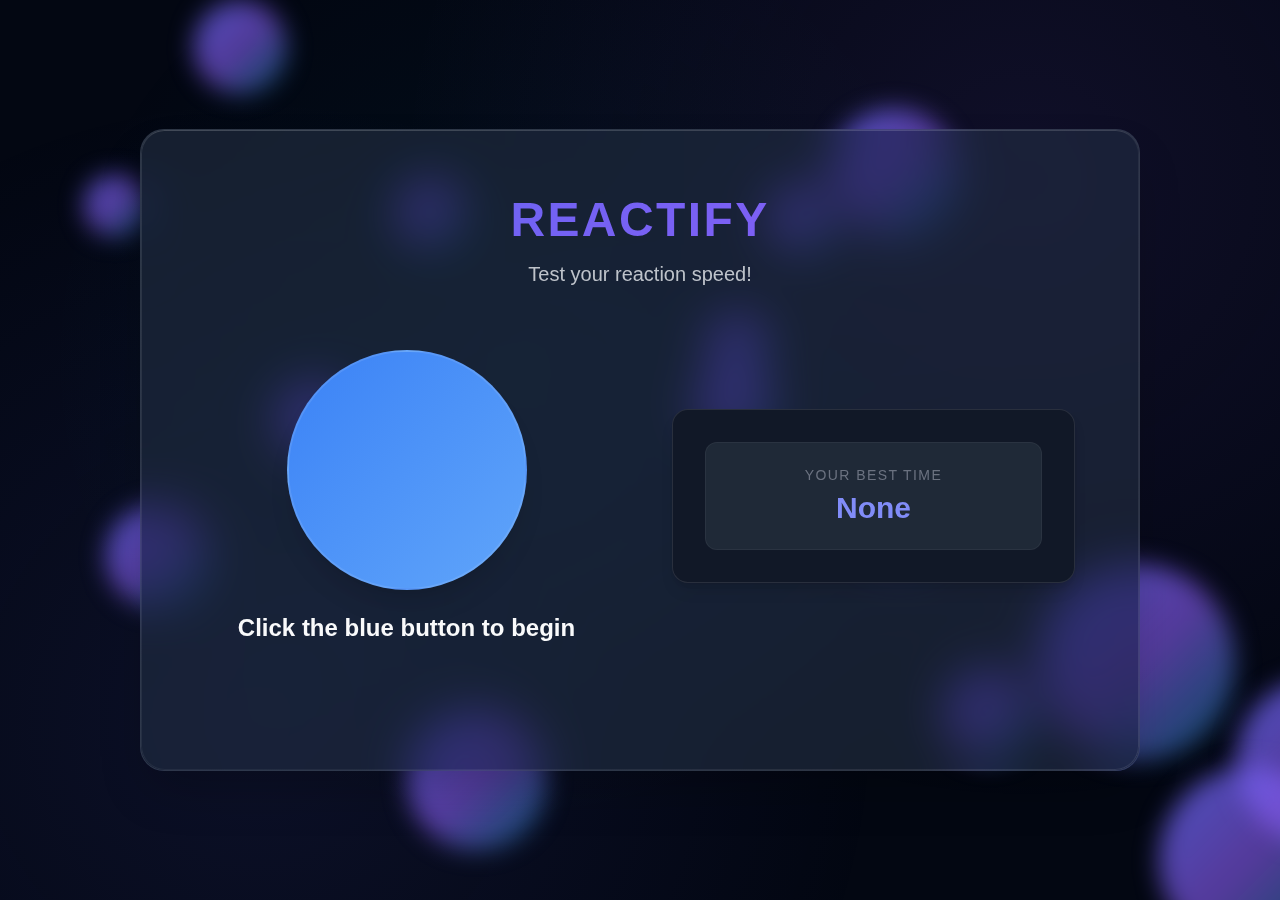
<file: index.html>
<!DOCTYPE html>
<html lang="en">
<head>
  <meta charset="UTF-8">
  <meta name="viewport" content="width=device-width, initial-scale=1.0">
  <title>Reactify - Speed Test</title>
  <link href="https://cdnjs.cloudflare.com/ajax/libs/font-awesome/6.4.0/css/all.min.css" rel="stylesheet">
  <script src="https://cdnjs.cloudflare.com/ajax/libs/jquery/3.6.0/jquery.min.js"></script>
  <link rel="stylesheet" href="styles.css">
  
</head>
<body>
  <div class="animated-bg" id="animated-bg"></div>

  <div class="container">
    <div class="game-header">
      <h1>Reactify</h1>
      <h2>Test your reaction speed!</h2>
    </div>

    <div class="game-content">
      <div class="game-text game-1">
        <div id="reflex-button" class="waiting"></div>
        <h2>Click the blue button to begin</h2>
        <div id="reset-button">Reset</div>
      </div>
      
      <div class="game-pic">
        <div class="stats-container">
          <p class="stats-label">Your Best Time</p>
          <p id="highscore">None</p>
        </div>
      </div>
    </div>

    <div class="performance-scale" id="performance-scale">
      <h3 class="performance-scale-header">Your Performance</h3>
      <div class="scale-container">
        <div class="scale-segment fastest-segment"></div>
        <div class="scale-segment faster-segment"></div>
        <div class="scale-segment average-segment"></div>
        <div class="scale-segment slower-segment"></div>
        <div class="scale-segment slowest-segment"></div>
        <div class="marker" id="performance-marker"></div>
      </div>
      <div class="scale-labels">
        <div class="scale-label fastest-label">Fastest<br>110ms</div>
        <div class="scale-label faster-label">Fast<br>190ms</div>
        <div class="scale-label average-label">Average<br>270ms</div>
        <div class="scale-label slower-label">Slow<br>350ms</div>
        <div class="scale-label slowest-label">Slowest<br>400ms+</div>
      </div>
      <div class="performance-result" id="performance-result">
        Complete a test to see your ranking
      </div>
    </div>

  <script>
    function createParticles() {
      const bg = document.getElementById('animated-bg');
      const particleCount = 15;
      
      for (let i = 0; i < particleCount; i++) {
        const particle = document.createElement('div');
        particle.classList.add('particle');
        
        const size = Math.random() * 150 + 50;
        particle.style.width = `${size}px`;
        particle.style.height = `${size}px`;
        
        particle.style.left = `${Math.random() * 100}%`;
        particle.style.top = `${Math.random() * 100}%`;

        const duration = Math.random() * 15 + 15;
        particle.style.animationDuration = `${duration}s`;
        
        const delay = Math.random() * 10;
        particle.style.animationDelay = `${delay}s`;
        
        bg.appendChild(particle);
      }
    }

    var startTime;
    var endTime;
    var result;
    var timer;
    $('#reset-button').hide();
    
    function calculateMarkerPosition(time) {
      const minTime = 110; 
      const maxTime = 400; 
      const scaleWidth = $('.scale-container').width();
      
      let constrainedTime = Math.max(minTime, Math.min(maxTime, time));
      let positionPercentage = ((constrainedTime - minTime) / (maxTime - minTime)) * 100;
      return (positionPercentage / 100) * scaleWidth;

    }
    

    function setPerformanceRanking(time) {
      let resultText = "";
      let resultColor = "";
      
      if (time <= 110) {
        resultText = "Lightning Fast! You have exceptional reflexes.";
        resultColor = "var(--fastest)";
      } else if (time <= 190) {
        resultText = "Very Fast! Your reflexes are better than most people.";
        resultColor = "var(--faster)";
      } else if (time <= 270) {
        resultText = "Good! Your reflexes are around average.";
        resultColor = "var(--average)";
      } else if (time <= 350) {
        resultText = "A bit slow. Try to focus more for better results.";
        resultColor = "var(--slower)";
      } else {
        resultText = "Slow. Keep practicing to improve your reaction time!";
        resultColor = "var(--slowest)";
      }
      
      $('#performance-result').text(resultText);
      $('#performance-result').css('color', resultColor);
      $('#performance-result').css('border-left', `4px solid ${resultColor}`);
      
      const markerPosition = calculateMarkerPosition(time);
      $('#performance-marker').css('left', markerPosition + 'px');
      $('#performance-marker').show();
      $('#performance-marker').removeClass('appear');
      setTimeout(() => {
        $('#performance-marker').addClass('appear');
      }, 10);
    }
    
    function reflexTest() {
      console.log("entering function reflexTest");
      $('#reflex-button').css('background-color', 'var(--success)');
      $('#reflex-button').removeClass('waiting');
      $('h2').text('Click the button when it turns red');
      var time = Math.random() * 5;
      var ms = Math.round(time * 1000);
      console.log("time:", ms);
      setTimeout(trigger, ms);
      $('#reflex-button').off();
    }
    
    function trigger() {
      $('#reflex-button').css('background-color', 'var(--danger)');
      $('h2').text('Click now!');
      startTime = Date.now();
      $('#reflex-button').click(endTest);
      timer = setTimeout(gameover, 3000);
    }
    
    function endTest() {
      $('#reflex-button').css('background-color', 'var(--warning)');
      clearTimeout(timer);
      endTime = Date.now();
      result = endTime - startTime;
      console.log(result);
      $('h2').text(`Your time: ${result} ms`);
      $('#reflex-button').off();
      $('#performance-scale').fadeIn(500);
      
      setPerformanceRanking(result);
      
      var currentHS = $('#highscore').text();
      if (currentHS == 'None') {
        $('#highscore').text(result);
      } else if (parseInt(currentHS) > result) {
        $('#highscore').text(result);
        $('#highscore').css('color', '#00c853');
        setTimeout(() => {
          $('#highscore').css('color', 'var(--secondary)');
        }, 1000);
      }
      $("#reset-button").show();
    }
    
    function reset() {
      $('#reflex-button').css('background-color', 'var(--waiting)');
      $('#reflex-button').addClass('waiting');
      $('h2').text('Click the blue button to begin');
      $("#reflex-button").click(reflexTest);
      $("#reset-button").hide();
      $('#reflex-button').text('');
    }
    
    function gameover() {
      $('#reflex-button').text('Too slow!');
      $('#reflex-button').css('background-color', '#333');
      $('#reflex-button').off();
      $("#reset-button").show();
      
      $('#performance-scale').fadeIn(500);
      $('#performance-result').text("Time's up! You didn't click in time.");
    }
    
    $(document).ready(function() {
      createParticles();
      $("#reflex-button").click(reflexTest);
      $("#reset-button").click(reset);
      $('#performance-scale').hide();
    });
  </script>
</body>
</html>
</file>
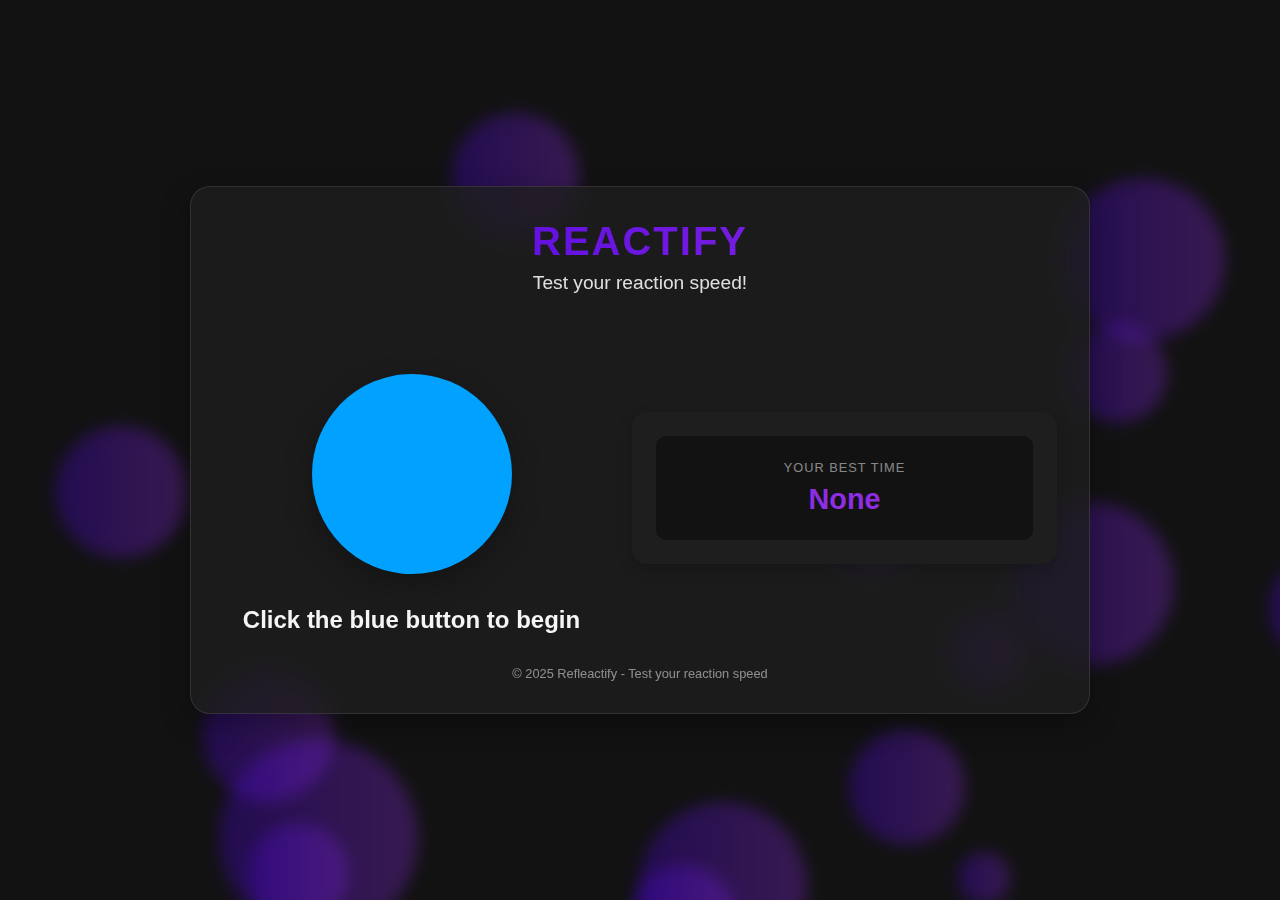
<file: reactify.html>
<!DOCTYPE html>
<html lang="en">
<head>
  <meta charset="UTF-8">
  <meta name="viewport" content="width=device-width, initial-scale=1.0">
  <title>Reflex Master - Test Your Speed</title>
  <link href="https://cdnjs.cloudflare.com/ajax/libs/font-awesome/6.4.0/css/all.min.css" rel="stylesheet">
  <script src="https://cdnjs.cloudflare.com/ajax/libs/jquery/3.6.0/jquery.min.js"></script>
  <style>
    :root {
      --primary: #4a00e0;
      --secondary: #8e2de2;
      --accent: #ff5252;
      --text: #f5f5f5;
      --dark: #121212;
      --dark-lighter: #1e1e1e;
      --success: #00c853;
      --waiting: #00a1ff;
      --danger: #ff1744;
      --warning: #ffeb3b;
      --fastest: #00e676;
      --faster: #00c853;
      --average: #ffeb3b;
      --slower: #ff9800;
      --slowest: #ff1744;
    }

    * {
      margin: 0;
      padding: 0;
      box-sizing: border-box;
      font-family: 'Segoe UI', Tahoma, Geneva, Verdana, sans-serif;
    }

    body {
      background-color: var(--dark);
      color: var(--text);
      min-height: 100vh;
      display: flex;
      justify-content: center;
      align-items: center;
      overflow: hidden;
      position: relative;
    }

    .animated-bg {
      position: absolute;
      top: 0;
      left: 0;
      width: 100%;
      height: 100%;
      z-index: -1;
      overflow: hidden;
    }

    .particle {
      position: absolute;
      border-radius: 50%;
      background: linear-gradient(to right, var(--primary), var(--secondary));
      animation: float 15s infinite linear;
      opacity: 0.3;
      filter: blur(8px);
    }

    @keyframes float {
      0% {
        transform: translateY(0) translateX(0) rotate(0deg);
        opacity: 0.3;
      }
      50% {
        opacity: 0.5;
      }
      100% {
        transform: translateY(-1000px) translateX(500px) rotate(360deg);
        opacity: 0.1;
      }
    }

    .container {
      background: rgba(30, 30, 30, 0.8);
      backdrop-filter: blur(10px);
      border-radius: 20px;
      padding: 2rem;
      width: 90%;
      max-width: 900px;
      display: flex;
      flex-direction: column;
      box-shadow: 0 10px 30px rgba(0, 0, 0, 0.3);
      border: 1px solid rgba(255, 255, 255, 0.1);
      overflow: hidden;
      animation: fadeIn 0.8s ease;
    }

    @keyframes fadeIn {
      from { opacity: 0; transform: translateY(20px); }
      to { opacity: 1; transform: translateY(0); }
    }

    .game-header {
      text-align: center;
      margin-bottom: 2rem;
      position: relative;
    }

    .game-header h1 {
      font-size: 2.5rem;
      font-weight: 700;
      margin-bottom: 0.5rem;
      background: linear-gradient(to right, var(--primary), var(--secondary));
      -webkit-background-clip: text;
      background-clip: text;
      color: transparent;
      text-transform: uppercase;
      letter-spacing: 2px;
    }

    .game-header h2 {
      color: var(--text);
      font-size: 1.2rem;
      font-weight: 400;
      margin-bottom: 1rem;
      opacity: 0.9;
    }

    .game-content {
      display: flex;
      flex-direction: row;
      gap: 2rem;
      align-items: center;
      justify-content: space-between;
    }

    @media (max-width: 768px) {
      .game-content {
        flex-direction: column;
      }
    }

    .game-text {
      flex: 1;
      display: flex;
      flex-direction: column;
      align-items: center;
      justify-content: center;
    }

    .game-pic {
      flex: 1;
      display: flex;
      flex-direction: column;
      align-items: center;
      background: var(--dark-lighter);
      padding: 1.5rem;
      border-radius: 15px;
      box-shadow: 0 5px 15px rgba(0, 0, 0, 0.2);
      transform: translateY(0);
      transition: transform 0.3s ease;
    }

    .game-pic:hover {
      transform: translateY(-5px);
    }

    .game-pic img {
      width: 100%;
      max-width: 200px;
      height: auto;
      border-radius: 10px;
      margin-bottom: 1rem;
      object-fit: cover;
      filter: drop-shadow(0 5px 10px rgba(0, 0, 0, 0.3));
    }

    .stats-container {
      width: 100%;
      background: var(--dark);
      padding: 1rem;
      border-radius: 10px;
      text-align: center;
    }

    .stats-container p {
      margin: 0.5rem 0;
      font-size: 1rem;
    }

    .stats-label {
      text-transform: uppercase;
      letter-spacing: 1px;
      font-size: 0.8rem !important;
      color: rgba(255, 255, 255, 0.5);
    }

    #highscore {
      font-size: 1.8rem !important;
      font-weight: 700;
      color: var(--secondary);
    }

    #reflex-button {
      width: 200px;
      height: 200px;
      border-radius: 50%;
      cursor: pointer;
      margin: 2rem 0;
      display: flex;
      align-items: center;
      justify-content: center;
      font-size: 1.2rem;
      font-weight: bold;
      color: var(--dark);
      transition: all 0.3s cubic-bezier(0.25, 0.46, 0.45, 0.94);
      box-shadow: 0 10px 30px rgba(0, 0, 0, 0.3);
      transform: scale(1);
      position: relative;
      overflow: hidden;
    }

    #reflex-button::before {
      content: "";
      position: absolute;
      top: 0;
      left: 0;
      right: 0;
      bottom: 0;
      background: radial-gradient(circle at center, rgba(255,255,255,0.8) 0%, rgba(255,255,255,0) 70%);
      opacity: 0;
      transition: opacity 0.3s ease;
    }

    #reflex-button:hover::before {
      opacity: 0.5;
    }

    #reflex-button:active {
      transform: scale(0.95);
      box-shadow: 0 5px 15px rgba(0, 0, 0, 0.2);
    }

    #reflex-button.waiting {
      background-color: var(--waiting);
      animation: pulse 2s infinite;
    }

    @keyframes pulse {
      0% { box-shadow: 0 0 0 0 rgba(0, 161, 255, 0.7); }
      70% { box-shadow: 0 0 0 20px rgba(0, 161, 255, 0); }
      100% { box-shadow: 0 0 0 0 rgba(0, 161, 255, 0); }
    }

    #reset-button {
      background: linear-gradient(to right, var(--primary), var(--secondary));
      color: white;
      padding: 0.8rem 2rem;
      border-radius: 50px;
      cursor: pointer;
      font-weight: bold;
      transition: all 0.3s ease;
      border: none;
      text-transform: uppercase;
      letter-spacing: 1px;
      box-shadow: 0 5px 15px rgba(74, 0, 224, 0.3);
    }

    #reset-button:hover {
      transform: translateY(-3px);
      box-shadow: 0 8px 20px rgba(74, 0, 224, 0.5);
    }

    #reset-button:active {
      transform: translateY(-1px);
      box-shadow: 0 3px 10px rgba(74, 0, 224, 0.4);
    }

    .footer {
      text-align: center;
      margin-top: 2rem;
      color: rgba(255, 255, 255, 0.5);
      font-size: 0.8rem;
    }

    .performance-scale {
      width: 100%;
      margin-top: 2rem;
      padding: 1.5rem;
      background: var(--dark-lighter);
      border-radius: 15px;
      box-shadow: 0 5px 15px rgba(0, 0, 0, 0.2);
      display: none;
    }

    .performance-scale-header {
      font-size: 1.5rem;
      font-weight: 600;
      margin-bottom: 1rem;
      text-align: center;
      color: var(--text);
    }

    .scale-container {
      position: relative;
      height: 40px;
      width: 100%;
      background: rgba(0, 0, 0, 0.3);
      border-radius: 20px;
      margin-bottom: 1rem;
      overflow: hidden;
    }

    .scale-segment {
      position: absolute;
      height: 100%;
      top: 0;
    }

    .fastest-segment {
      left: 0;
      width: 20%;
      background: var(--fastest);
      border-radius: 20px 0 0 20px;
    }

    .faster-segment {
      left: 20%;
      width: 20%;
      background: var(--faster);
    }

    .average-segment {
      left: 40%;
      width: 20%;
      background: var(--average);
    }

    .slower-segment {
      left: 60%;
      width: 20%;
      background: var(--slower);
    }

    .slowest-segment {
      left: 80%;
      width: 20%;
      background: var(--slowest);
      border-radius: 0 20px 20px 0;
    }

    .marker {
      position: absolute;
      width: 4px;
      height: 50px;
      background: white;
      top: -5px;
      transform: translateX(-50%);
      z-index: 10;
      box-shadow: 0 0 10px rgba(0, 0, 0, 0.5);
      display: none;
    }

    .marker::after {
      content: "";
      position: absolute;
      width: 16px;
      height: 16px;
      background: white;
      border-radius: 50%;
      bottom: 5px;
      left: 50%;
      transform: translateX(-50%);
      box-shadow: 0 0 10px rgba(0, 0, 0, 0.5);
    }

    .scale-labels {
      display: flex;
      justify-content: space-between;
      margin-top: 1rem;
      padding: 0 10px;
    }

    .scale-label {
      font-size: 0.9rem;
      text-align: center;
      width: 20%;
    }

    .fastest-label { color: var(--fastest); }
    .faster-label { color: var(--faster); }
    .average-label { color: var(--average); }
    .slower-label { color: var(--slower); }
    .slowest-label { color: var(--slowest); }

    .performance-result {
      text-align: center;
      margin-top: 2rem;
      font-size: 1.2rem;
      padding: 1rem;
      border-radius: 10px;
      background: rgba(0, 0, 0, 0.2);
      transition: all 0.3s ease;
    }

    @keyframes markerAppear {
      0% { transform: translateX(-50%) scale(0.5); opacity: 0; }
      50% { transform: translateX(-50%) scale(1.2); opacity: 1; }
      100% { transform: translateX(-50%) scale(1); opacity: 1; }
    }

    .marker.appear {
      animation: markerAppear 0.5s ease-out;
    }
  </style>
</head>
<body>
  <div class="animated-bg" id="animated-bg"></div>

  <div class="container">
    <div class="game-header">
      <h1>Reactify</h1>
      <h2>Test your reaction speed!</h2>
    </div>

    <div class="game-content">
      <div class="game-text game-1">
        <div id="reflex-button" class="waiting"></div>
        <h2>Click the blue button to begin</h2>
        <div id="reset-button">Reset</div>
      </div>
      
      <div class="game-pic">
        <div class="stats-container">
          <p class="stats-label">Your Best Time</p>
          <p id="highscore">None</p>
        </div>
      </div>
    </div>

    <div class="performance-scale" id="performance-scale">
      <h3 class="performance-scale-header">Your Performance</h3>
      <div class="scale-container">
        <div class="scale-segment fastest-segment"></div>
        <div class="scale-segment faster-segment"></div>
        <div class="scale-segment average-segment"></div>
        <div class="scale-segment slower-segment"></div>
        <div class="scale-segment slowest-segment"></div>
        <div class="marker" id="performance-marker"></div>
      </div>
      <div class="scale-labels">
        <div class="scale-label fastest-label">Fastest<br>110ms</div>
        <div class="scale-label faster-label">Fast<br>190ms</div>
        <div class="scale-label average-label">Average<br>270ms</div>
        <div class="scale-label slower-label">Slow<br>350ms</div>
        <div class="scale-label slowest-label">Slowest<br>400ms+</div>
      </div>
      <div class="performance-result" id="performance-result">
        Complete a test to see your ranking
      </div>
    </div>

    <div class="footer">
      <p>© 2025 Refleactify - Test your reaction speed</p>
    </div>
  </div>

  <script>
    function createParticles() {
      const bg = document.getElementById('animated-bg');
      const particleCount = 15;
      
      for (let i = 0; i < particleCount; i++) {
        const particle = document.createElement('div');
        particle.classList.add('particle');
        
        const size = Math.random() * 150 + 50;
        particle.style.width = `${size}px`;
        particle.style.height = `${size}px`;
        
        particle.style.left = `${Math.random() * 100}%`;
        particle.style.top = `${Math.random() * 100}%`;

        const duration = Math.random() * 15 + 15;
        particle.style.animationDuration = `${duration}s`;
        
        const delay = Math.random() * 10;
        particle.style.animationDelay = `${delay}s`;
        
        bg.appendChild(particle);
      }
    }

    var startTime;
    var endTime;
    var result;
    var timer;
    $('#reset-button').hide();
    
    function calculateMarkerPosition(time) {
      const minTime = 110; 
      const maxTime = 400; 
      const scaleWidth = $('.scale-container').width();
      
      let constrainedTime = Math.max(minTime, Math.min(maxTime, time));
      let positionPercentage = ((constrainedTime - minTime) / (maxTime - minTime)) * 100;
      return (positionPercentage / 100) * scaleWidth;

    }
    

    function setPerformanceRanking(time) {
      let resultText = "";
      let resultColor = "";
      
      if (time <= 110) {
        resultText = "Lightning Fast! You have exceptional reflexes.";
        resultColor = "var(--fastest)";
      } else if (time <= 190) {
        resultText = "Very Fast! Your reflexes are better than most people.";
        resultColor = "var(--faster)";
      } else if (time <= 270) {
        resultText = "Good! Your reflexes are around average.";
        resultColor = "var(--average)";
      } else if (time <= 350) {
        resultText = "A bit slow. Try to focus more for better results.";
        resultColor = "var(--slower)";
      } else {
        resultText = "Slow. Keep practicing to improve your reaction time!";
        resultColor = "var(--slowest)";
      }
      
      $('#performance-result').text(resultText);
      $('#performance-result').css('color', resultColor);
      $('#performance-result').css('border-left', `4px solid ${resultColor}`);
      
      const markerPosition = calculateMarkerPosition(time);
      $('#performance-marker').css('left', markerPosition + 'px');
      $('#performance-marker').show();
      $('#performance-marker').removeClass('appear');
      setTimeout(() => {
        $('#performance-marker').addClass('appear');
      }, 10);
    }
    
    function reflexTest() {
      console.log("entering function reflexTest");
      $('#reflex-button').css('background-color', 'var(--success)');
      $('#reflex-button').removeClass('waiting');
      $('h2').text('Click the button when it turns red');
      var time = Math.random() * 5;
      var ms = Math.round(time * 1000);
      console.log("time:", ms);
      setTimeout(trigger, ms);
      $('#reflex-button').off();
    }
    
    function trigger() {
      $('#reflex-button').css('background-color', 'var(--danger)');
      $('h2').text('Click now!');
      startTime = Date.now();
      $('#reflex-button').click(endTest);
      timer = setTimeout(gameover, 3000);
    }
    
    function endTest() {
      $('#reflex-button').css('background-color', 'var(--warning)');
      clearTimeout(timer);
      endTime = Date.now();
      result = endTime - startTime;
      console.log(result);
      $('h2').text(`Your time: ${result} ms`);
      $('#reflex-button').off();
      $('#performance-scale').fadeIn(500);
      
      setPerformanceRanking(result);
      
      var currentHS = $('#highscore').text();
      if (currentHS == 'None') {
        $('#highscore').text(result);
      } else if (parseInt(currentHS) > result) {
        $('#highscore').text(result);
        $('#highscore').css('color', '#00c853');
        setTimeout(() => {
          $('#highscore').css('color', 'var(--secondary)');
        }, 1000);
      }
      $("#reset-button").show();
    }
    
    function reset() {
      $('#reflex-button').css('background-color', 'var(--waiting)');
      $('#reflex-button').addClass('waiting');
      $('h2').text('Click the blue button to begin');
      $("#reflex-button").click(reflexTest);
      $("#reset-button").hide();
      $('#reflex-button').text('');
    }
    
    function gameover() {
      $('#reflex-button').text('Too slow!');
      $('#reflex-button').css('background-color', '#333');
      $('#reflex-button').off();
      $("#reset-button").show();
      
      $('#performance-scale').fadeIn(500);
      $('#performance-result').text("Time's up! You didn't click in time.");
    }
    
    $(document).ready(function() {
      createParticles();
      $("#reflex-button").click(reflexTest);
      $("#reset-button").click(reset);
      $('#performance-scale').hide();
    });
  </script>
</body>
</html>
</file>
<file: styles.css>
:root {
  /* Modern Color Palette */
  --primary: #6366f1;
  --primary-light: #818cf8;
  --primary-dark: #4f46e5;
  --secondary: #8b5cf6;
  --accent: #06b6d4;
  --accent-light: #67e8f9;
  
  /* Semantic Colors */
  --success: #10b981;
  --success-light: #34d399;
  --warning: #f59e0b;
  --warning-light: #fbbf24;
  --danger: #ef4444;
  --danger-light: #f87171;
  --waiting: #3b82f6;
  --waiting-light: #60a5fa;
  
  /* Performance Scale Colors */
  --fastest: #059669;
  --faster: #10b981;
  --average: #f59e0b;
  --slower: #f97316;
  --slowest: #dc2626;
  
  /* Neutral Colors */
  --white: #ffffff;
  --gray-50: #f9fafb;
  --gray-100: #f3f4f6;
  --gray-200: #e5e7eb;
  --gray-300: #d1d5db;
  --gray-400: #9ca3af;
  --gray-500: #6b7280;
  --gray-600: #4b5563;
  --gray-700: #374151;
  --gray-800: #1f2937;
  --gray-900: #111827;
  --gray-950: #030712;
  
  /* Modern Dark Theme */
  --bg-primary: var(--gray-950);
  --bg-secondary: var(--gray-900);
  --bg-tertiary: var(--gray-800);
  --text-primary: var(--gray-50);
  --text-secondary: var(--gray-300);
  --text-tertiary: var(--gray-500);
  
  /* Modern Spacing Scale */
  --space-xs: 0.25rem;
  --space-sm: 0.5rem;
  --space-md: 1rem;
  --space-lg: 1.5rem;
  --space-xl: 2rem;
  --space-2xl: 3rem;
  --space-3xl: 4rem;
  
  /* Modern Typography Scale */
  --text-xs: 0.75rem;
  --text-sm: 0.875rem;
  --text-base: 1rem;
  --text-lg: 1.125rem;
  --text-xl: 1.25rem;
  --text-2xl: 1.5rem;
  --text-3xl: 1.875rem;
  --text-4xl: 2.25rem;
  --text-5xl: 3rem;
  
  /* Modern Shadows */
  --shadow-sm: 0 1px 2px 0 rgb(0 0 0 / 0.05);
  --shadow-md: 0 4px 6px -1px rgb(0 0 0 / 0.1), 0 2px 4px -2px rgb(0 0 0 / 0.1);
  --shadow-lg: 0 10px 15px -3px rgb(0 0 0 / 0.1), 0 4px 6px -4px rgb(0 0 0 / 0.1);
  --shadow-xl: 0 20px 25px -5px rgb(0 0 0 / 0.1), 0 8px 10px -6px rgb(0 0 0 / 0.1);
  --shadow-2xl: 0 25px 50px -12px rgb(0 0 0 / 0.25);
  --shadow-glow: 0 0 20px rgb(99 102 241 / 0.3);
  
  /* Modern Radius */
  --radius-sm: 0.375rem;
  --radius-md: 0.5rem;
  --radius-lg: 0.75rem;
  --radius-xl: 1rem;
  --radius-2xl: 1.5rem;
  --radius-full: 9999px;
  
  /* Modern Transitions */
  --transition-fast: 150ms cubic-bezier(0.4, 0, 0.2, 1);
  --transition-normal: 300ms cubic-bezier(0.4, 0, 0.2, 1);
  --transition-slow: 500ms cubic-bezier(0.4, 0, 0.2, 1);
  --transition-bounce: 300ms cubic-bezier(0.68, -0.55, 0.265, 1.55);
}

/* Modern Reset */
*, *::before, *::after {
  box-sizing: border-box;
  margin: 0;
  padding: 0;
}

body {
  font-family: 'Inter', -apple-system, BlinkMacSystemFont, 'Segoe UI', Roboto, sans-serif;
  background: var(--bg-primary);
  color: var(--text-primary);
  min-height: 100vh;
  display: flex;
  justify-content: center;
  align-items: center;
  overflow: hidden;
  position: relative;
  font-feature-settings: 'cv02', 'cv03', 'cv04', 'cv11';
  -webkit-font-smoothing: antialiased;
  -moz-osx-font-smoothing: grayscale;
}

/* Modern Animated Background */
.animated-bg {
  position: fixed;
  inset: 0;
  z-index: -1;
  overflow: hidden;
  background: 
    radial-gradient(circle at 20% 80%, rgba(99, 102, 241, 0.1) 0%, transparent 50%),
    radial-gradient(circle at 80% 20%, rgba(139, 92, 246, 0.1) 0%, transparent 50%),
    radial-gradient(circle at 40% 40%, rgba(6, 182, 212, 0.05) 0%, transparent 50%);
}

.particle {
  position: absolute;
  border-radius: var(--radius-full);
  background: linear-gradient(135deg, 
    rgba(99, 102, 241, 0.8) 0%, 
    rgba(139, 92, 246, 0.6) 50%, 
    rgba(6, 182, 212, 0.4) 100%);
  animation: modernFloat 20s infinite linear;
  filter: blur(12px);
  will-change: transform;
}

@keyframes modernFloat {
  0% {
    transform: translate3d(0, 0, 0) rotate(0deg) scale(1);
    opacity: 0;
  }
  10% {
    opacity: 0.6;
  }
  90% {
    opacity: 0.2;
  }
  100% {
    transform: translate3d(200px, -100vh, 0) rotate(360deg) scale(0.5);
    opacity: 0;
  }
}

/* Modern Container */
.container {
  background: rgba(31, 41, 55, 0.7);
  backdrop-filter: blur(20px) saturate(180%);
  border: 1px solid rgba(255, 255, 255, 0.1);
  border-radius: var(--radius-2xl);
  padding: var(--space-3xl);
  width: min(95vw, 1000px);
  max-height: 95vh;
  overflow-y: auto;
  box-shadow: var(--shadow-2xl), inset 0 1px 0 rgba(255, 255, 255, 0.1);
  animation: containerAppear 0.8s cubic-bezier(0.16, 1, 0.3, 1);
  position: relative;
}

.container::before {
  content: '';
  position: absolute;
  inset: 0;
  border-radius: var(--radius-2xl);
  padding: 1px;
  background: linear-gradient(135deg, 
    rgba(255, 255, 255, 0.1) 0%, 
    rgba(255, 255, 255, 0.05) 50%, 
    rgba(255, 255, 255, 0.1) 100%);
  mask: linear-gradient(#fff 0 0) content-box, linear-gradient(#fff 0 0);
  mask-composite: xor;
  -webkit-mask-composite: xor;
}

@keyframes containerAppear {
  0% {
    opacity: 0;
    transform: scale(0.95) translateY(20px);
  }
  100% {
    opacity: 1;
    transform: scale(1) translateY(0);
  }
}

/* Modern Header */
.game-header {
  text-align: center;
  margin-bottom: var(--space-3xl);
}

.game-header h1 {
  font-size: clamp(var(--text-3xl), 5vw, var(--text-5xl));
  font-weight: 800;
  margin-bottom: var(--space-md);
  background: linear-gradient(135deg, 
    var(--primary) 0%, 
    var(--secondary) 50%, 
    var(--accent) 100%);
  background-size: 200% 200%;
  animation: gradientShift 3s ease-in-out infinite;
  -webkit-background-clip: text;
  background-clip: text;
  color: transparent;
  text-transform: uppercase;
  letter-spacing: 0.05em;
  line-height: 1.1;
}

@keyframes gradientShift {
  0%, 100% { background-position: 0% 50%; }
  50% { background-position: 100% 50%; }
}

.game-header h2 {
  color: var(--text-secondary);
  font-size: var(--text-xl);
  font-weight: 400;
  margin-bottom: var(--space-lg);
  opacity: 0.9;
}

/* Modern Layout */
.game-content {
  display: grid;
  grid-template-columns: 1fr 1fr;
  gap: var(--space-3xl);
  align-items: center;
  margin-bottom: var(--space-3xl);
}

@media (max-width: 768px) {
  .game-content {
    grid-template-columns: 1fr;
    gap: var(--space-xl);
  }
}

.game-text {
  display: flex;
  flex-direction: column;
  align-items: center;
  gap: var(--space-lg);
}

.game-text h2 {
  font-size: var(--text-2xl);
  font-weight: 600;
  text-align: center;
  color: var(--text-primary);
  transition: color var(--transition-normal);
}

/* Modern Stats Container */
.game-pic {
  background: var(--bg-secondary);
  border: 1px solid rgba(255, 255, 255, 0.1);
  border-radius: var(--radius-xl);
  padding: var(--space-xl);
  box-shadow: var(--shadow-lg);
  transition: all var(--transition-normal);
}

.game-pic:hover {
  transform: translateY(-2px);
  box-shadow: var(--shadow-xl);
}

.stats-container {
  text-align: center;
  padding: var(--space-lg);
  background: var(--bg-tertiary);
  border-radius: var(--radius-lg);
  border: 1px solid rgba(255, 255, 255, 0.05);
}

.stats-label {
  font-size: var(--text-sm);
  font-weight: 500;
  color: var(--text-tertiary);
  text-transform: uppercase;
  letter-spacing: 0.1em;
  margin-bottom: var(--space-sm);
}

#highscore {
  font-size: var(--text-3xl);
  font-weight: 700;
  color: var(--primary-light);
  transition: color var(--transition-normal);
}

/* Modern Button Design */
#reflex-button {
  width: 240px;
  height: 240px;
  border-radius: var(--radius-full);
  cursor: pointer;
  display: flex;
  align-items: center;
  justify-content: center;
  font-size: var(--text-xl);
  font-weight: 600;
  color: var(--white);
  transition: all var(--transition-normal);
  box-shadow: var(--shadow-xl);
  position: relative;
  overflow: hidden;
  border: 2px solid rgba(255, 255, 255, 0.1);
  will-change: transform;
}

#reflex-button::before {
  content: '';
  position: absolute;
  inset: 0;
  background: radial-gradient(circle at center, rgba(255, 255, 255, 0.2) 0%, transparent 70%);
  opacity: 0;
  transition: opacity var(--transition-normal);
}

#reflex-button:hover::before {
  opacity: 1;
}

#reflex-button:active {
  transform: scale(0.95);
}

#reflex-button.waiting {
  background: linear-gradient(135deg, var(--waiting) 0%, var(--waiting-light) 100%);
  animation: modernPulse 2s infinite;
}

@keyframes modernPulse {
  0%, 100% {
    box-shadow: 
      var(--shadow-xl),
      0 0 0 0 rgba(59, 130, 246, 0.7),
      inset 0 1px 0 rgba(255, 255, 255, 0.2);
  }
  50% {
    box-shadow: 
      var(--shadow-xl),
      0 0 0 20px rgba(59, 130, 246, 0),
      inset 0 1px 0 rgba(255, 255, 255, 0.2);
  }
}

/* Modern Reset Button */
#reset-button {
  background: linear-gradient(135deg, var(--primary) 0%, var(--primary-light) 100%);
  color: var(--white);
  padding: var(--space-md) var(--space-2xl);
  border-radius: var(--radius-full);
  cursor: pointer;
  font-weight: 600;
  font-size: var(--text-base);
  transition: all var(--transition-normal);
  border: none;
  text-transform: uppercase;
  letter-spacing: 0.05em;
  box-shadow: var(--shadow-lg);
  position: relative;
  overflow: hidden;
}

#reset-button::before {
  content: '';
  position: absolute;
  inset: 0;
  background: linear-gradient(135deg, var(--primary-light) 0%, var(--secondary) 100%);
  opacity: 0;
  transition: opacity var(--transition-normal);
}

#reset-button:hover {
  transform: translateY(-2px);
  box-shadow: var(--shadow-xl), var(--shadow-glow);
}

#reset-button:hover::before {
  opacity: 1;
}

#reset-button:active {
  transform: translateY(0);
}

/* Modern Performance Scale */
.performance-scale {
  background: var(--bg-secondary);
  border: 1px solid rgba(255, 255, 255, 0.1);
  border-radius: var(--radius-xl);
  padding: var(--space-2xl);
  margin-top: var(--space-2xl);
  box-shadow: var(--shadow-lg);
  animation: scaleAppear 0.5s cubic-bezier(0.16, 1, 0.3, 1);
}

@keyframes scaleAppear {
  0% {
    opacity: 0;
    transform: translateY(20px) scale(0.95);
  }
  100% {
    opacity: 1;
    transform: translateY(0) scale(1);
  }
}

.performance-scale-header {
  font-size: var(--text-2xl);
  font-weight: 700;
  margin-bottom: var(--space-xl);
  text-align: center;
  color: var(--text-primary);
}

.scale-container {
  position: relative;
  height: 48px;
  width: 100%;
  background: var(--bg-tertiary);
  border-radius: var(--radius-full);
  margin-bottom: var(--space-xl);
  overflow: hidden;
  box-shadow: inset 0 2px 4px rgba(0, 0, 0, 0.3);
}

.scale-segment {
  position: absolute;
  height: 100%;
  top: 0;
  transition: all var(--transition-normal);
}

.fastest-segment {
  left: 0;
  width: 20%;
  background: linear-gradient(135deg, var(--fastest) 0%, #065f46 100%);
  border-radius: var(--radius-full) 0 0 var(--radius-full);
}

.faster-segment {
  left: 20%;
  width: 20%;
  background: linear-gradient(135deg, var(--faster) 0%, #047857 100%);
}

.average-segment {
  left: 40%;
  width: 20%;
  background: linear-gradient(135deg, var(--average) 0%, #d97706 100%);
}

.slower-segment {
  left: 60%;
  width: 20%;
  background: linear-gradient(135deg, var(--slower) 0%, #ea580c 100%);
}

.slowest-segment {
  left: 80%;
  width: 20%;
  background: linear-gradient(135deg, var(--slowest) 0%, #b91c1c 100%);
  border-radius: 0 var(--radius-full) var(--radius-full) 0;
}

.marker {
  position: absolute;
  width: 6px;
  height: 60px;
  background: linear-gradient(135deg, var(--white) 0%, var(--gray-100) 100%);
  top: -6px;
  transform: translateX(-50%);
  z-index: 10;
  border-radius: var(--radius-sm);
  box-shadow: var(--shadow-lg);
  display: none;
}

.marker::after {
  content: '';
  position: absolute;
  width: 20px;
  height: 20px;
  background: linear-gradient(135deg, var(--white) 0%, var(--gray-100) 100%);
  border-radius: var(--radius-full);
  bottom: 6px;
  left: 50%;
  transform: translateX(-50%);
  box-shadow: var(--shadow-md);
  border: 2px solid var(--bg-secondary);
}

.scale-labels {
  display: grid;
  grid-template-columns: repeat(5, 1fr);
  gap: var(--space-sm);
  margin-top: var(--space-lg);
}

.scale-label {
  font-size: var(--text-sm);
  font-weight: 500;
  text-align: center;
  line-height: 1.4;
}

.fastest-label { color: var(--fastest); }
.faster-label { color: var(--faster); }
.average-label { color: var(--average); }
.slower-label { color: var(--slower); }
.slowest-label { color: var(--slowest); }

.performance-result {
  text-align: center;
  margin-top: var(--space-xl);
  font-size: var(--text-lg);
  font-weight: 500;
  padding: var(--space-lg);
  border-radius: var(--radius-lg);
  background: var(--bg-tertiary);
  border: 1px solid rgba(255, 255, 255, 0.1);
  border-left: 4px solid var(--primary);
  transition: all var(--transition-normal);
  line-height: 1.6;
}

@keyframes markerAppear {
  0% {
    transform: translateX(-50%) scale(0.3);
    opacity: 0;
  }
  50% {
    transform: translateX(-50%) scale(1.1);
    opacity: 1;
  }
  100% {
    transform: translateX(-50%) scale(1);
    opacity: 1;
  }
}

.marker.appear {
  animation: markerAppear 0.6s cubic-bezier(0.68, -0.55, 0.265, 1.55);
}

/* Modern Scrollbar */
.container::-webkit-scrollbar {
  width: 8px;
}

.container::-webkit-scrollbar-track {
  background: var(--bg-tertiary);
  border-radius: var(--radius-sm);
}

.container::-webkit-scrollbar-thumb {
  background: linear-gradient(135deg, var(--primary) 0%, var(--secondary) 100%);
  border-radius: var(--radius-sm);
}

.container::-webkit-scrollbar-thumb:hover {
  background: linear-gradient(135deg, var(--primary-light) 0%, var(--secondary) 100%);
}

/* Modern Focus States */
#reflex-button:focus-visible,
#reset-button:focus-visible {
  outline: 2px solid var(--primary);
  outline-offset: 2px;
}

/* Modern Reduced Motion */
@media (prefers-reduced-motion: reduce) {
  *,
  *::before,
  *::after {
    animation-duration: 0.01ms !important;
    animation-iteration-count: 1 !important;
    transition-duration: 0.01ms !important;
  }
  
  .particle {
    display: none;
  }
}
</file>
